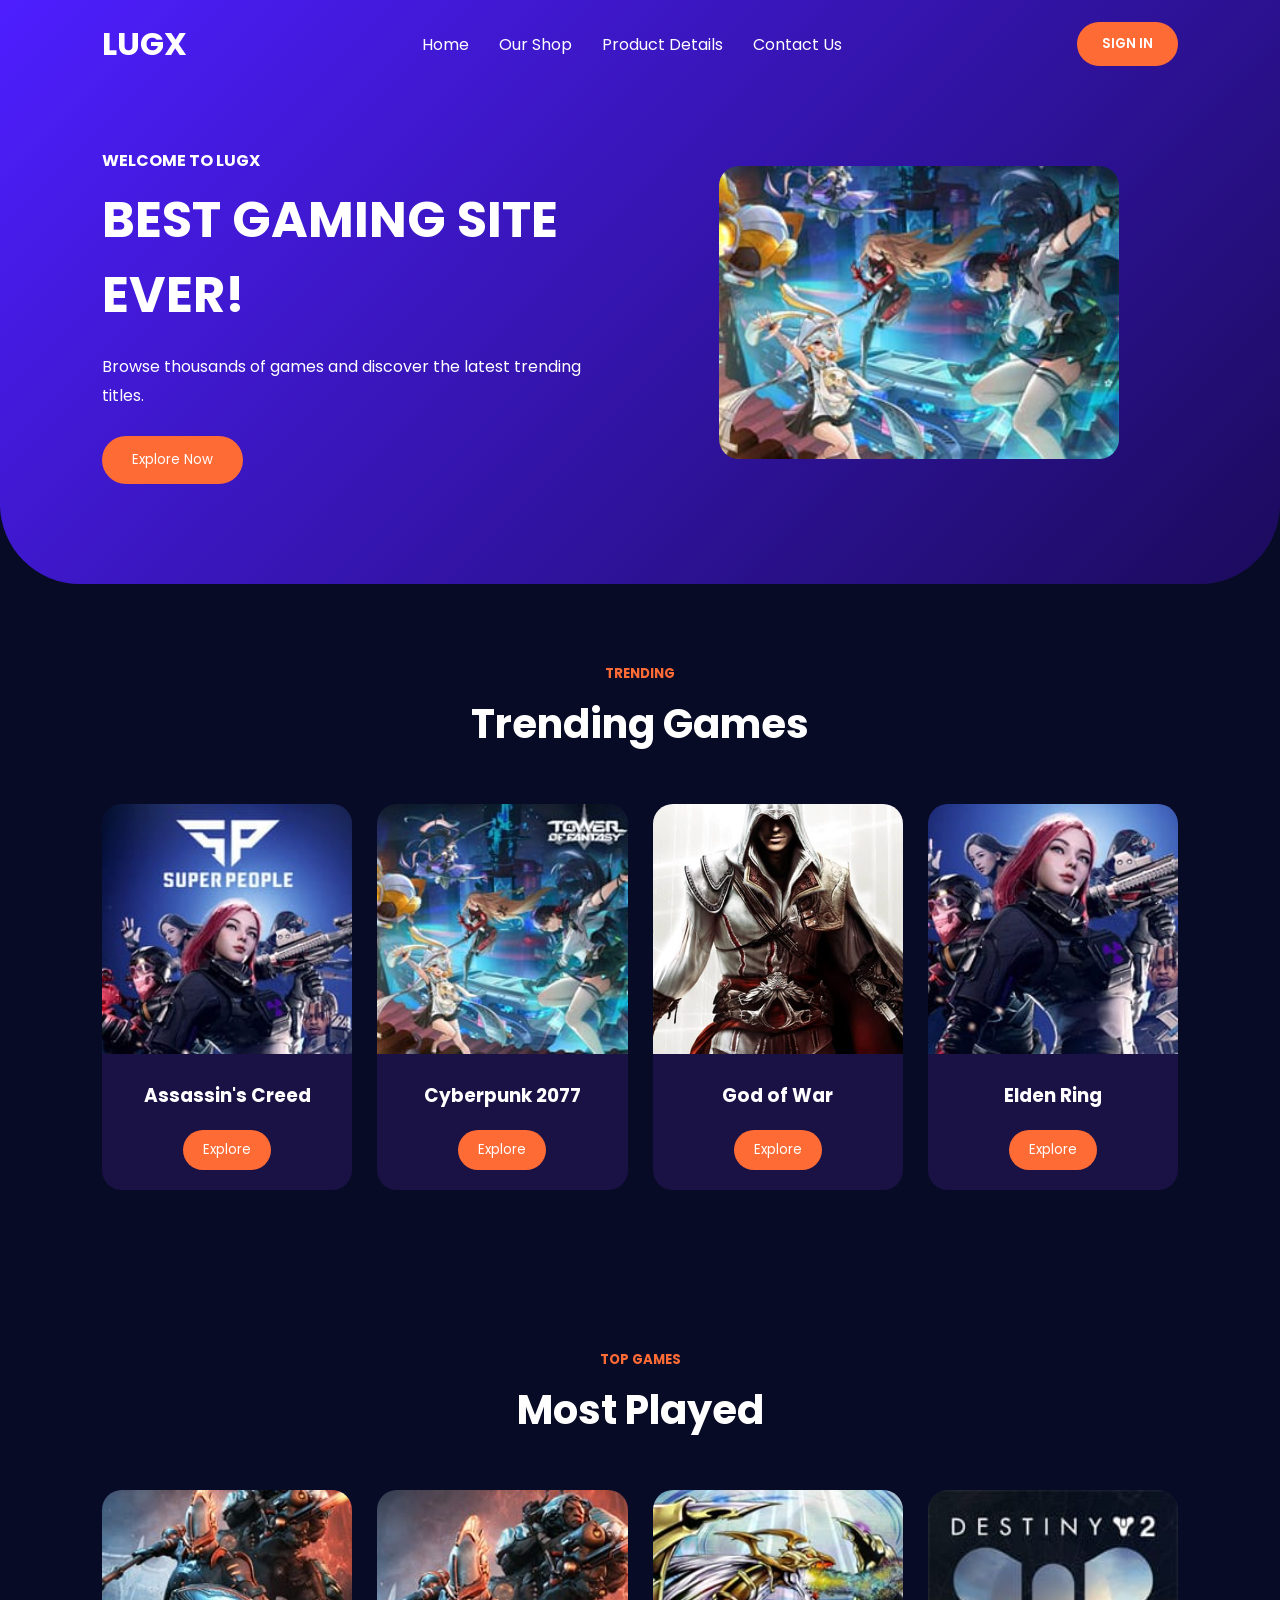
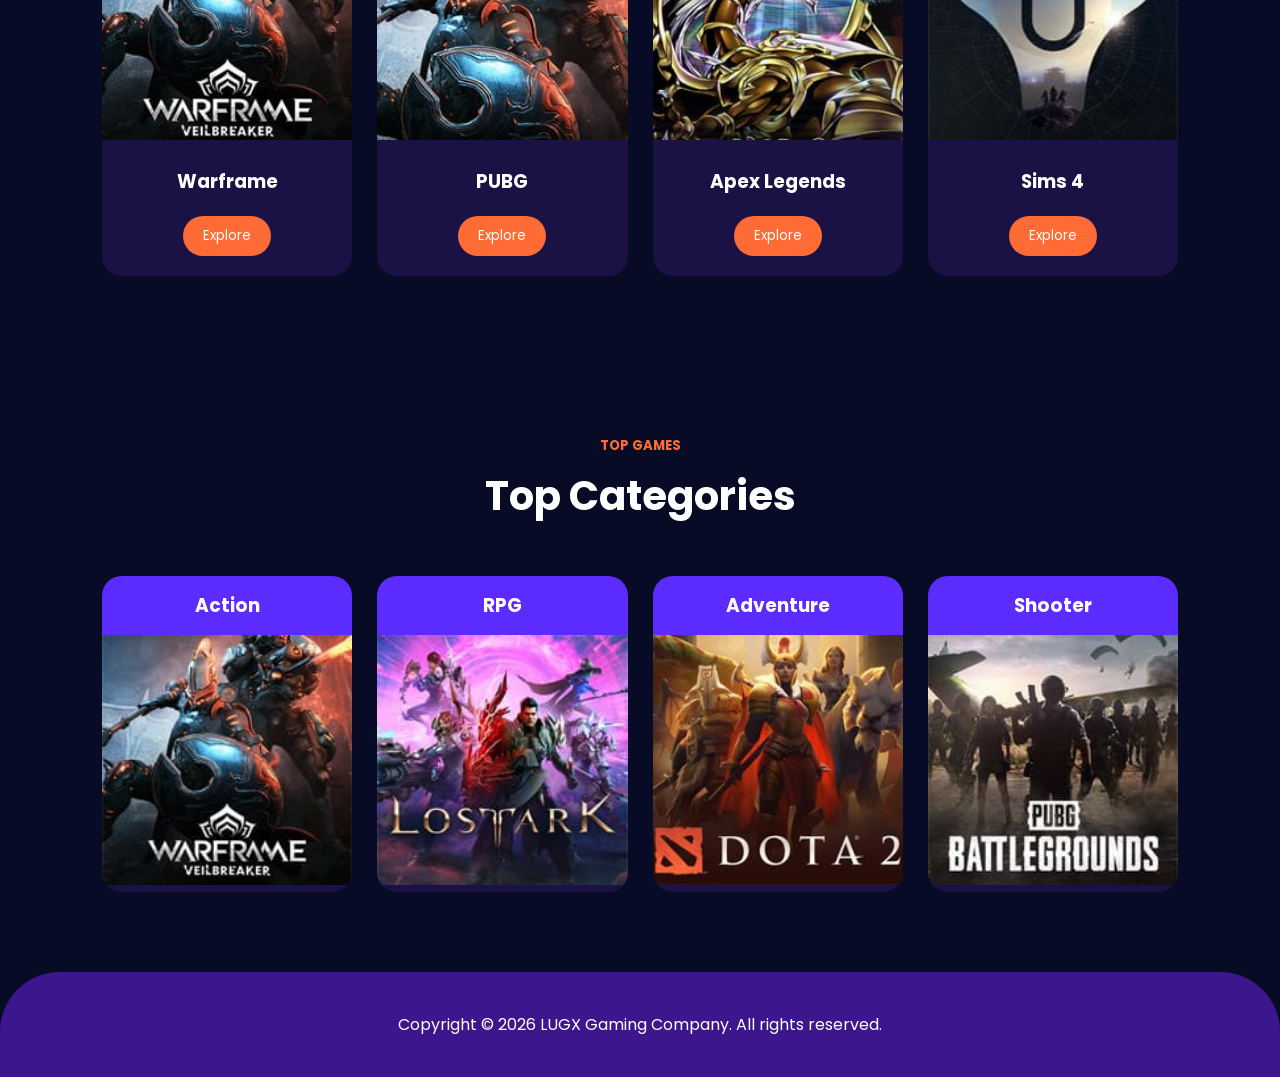
<file: index.html>
<!DOCTYPE html><html lang="en">
<head>
<meta charset="UTF-8">
<meta name="viewport" content="width=device-width, initial-scale=1.0">
<title>LUGX Gaming</title>
<link rel="stylesheet" href="css/style.css">
<link rel="preconnect" href="https://fonts.googleapis.com">
<link href="https://fonts.googleapis.com/css2?family=Poppins:wght@300;400;500;600;700&display=swap" rel="stylesheet">
</head>
<body>
    <header>
<nav class="navbar">
<div class="logo">
<h2>LUGX</h2>
</div>
<ul class="nav-links">
<li><a href="#">Home</a></li>
<li><a href="#">Our Shop</a></li>
<li><a href="#">Product Details</a></li>
<li><a href="contact.html">Contact Us</a></li>
</ul><button class="sign-btn">SIGN IN</button>

</nav>
<div class="hero">
<div class="hero-text">
<h4>WELCOME TO LUGX</h4>
<h1>BEST GAMING SITE EVER!</h1>
<p>
Browse thousands of games and discover the latest
trending titles.
</p>
<button>Explore Now</button>
</div><div class="hero-image">
<img src="images/banner-image.jpg" alt="">
</div>
</div>
</header><section class="trending">
<div class="section-title">
<h5>TRENDING</h5>
<h2>Trending Games</h2>
</div><div class="cards"><div class="card">
<img src="images/game1.jpg" alt="">
<h3>Assassin's Creed</h3>
<button>Explore</button>
</div><div class="card">
<img src="images/game2.jpg" alt="">
<h3>Cyberpunk 2077</h3>
<button>Explore</button>
</div><div class="card">
<img src="images/game3.jpg" alt="">
<h3>God of War</h3>
<button>Explore</button>
</div><div class="card">
<img src="images/game4.jpg" alt="">
<h3>Elden Ring</h3>
<button>Explore</button>
</div></div>
</section><section class="most-played"><div class="section-title">
<h5>TOP GAMES</h5>
<h2>Most Played</h2>
</div><div class="cards"><div class="card">
<img src="images/game5.jpg" alt="">
<h3>Warframe</h3>
<button>Explore</button>
</div><div class="card">
<img src="images/game6.jpg" alt="">
<h3>PUBG</h3>
<button>Explore</button>
</div><div class="card">
<img src="images/game7.jpg" alt="">
<h3>Apex Legends</h3>
<button>Explore</button>
</div><div class="card">
<img src="images/game8.jpg" alt="">
<h3>Sims 4</h3>
<button>Explore</button>
</div></div></section><section class="categories"><div class="section-title">
<h5>TOP GAMES</h5>
<h2>Top Categories</h2>
</div><div class="cards"><div class="card">
<h3>Action</h3>
<img src="images/cat1.jpg" alt="">
</div><div class="card">
<h3>RPG</h3>
<img src="images/cat2.jpg" alt="">
</div><div class="card">
<h3>Adventure</h3>
<img src="images/cat3.jpg" alt="">
</div><div class="card">
<h3>Shooter</h3>
<img src="images/cat4.jpg" alt="">
</div></div></section><footer>
<p>Copyright © 2026 LUGX Gaming Company. All rights reserved.</p>
</footer><script src="js/main.js"></script>
</body>
</html>
</file>
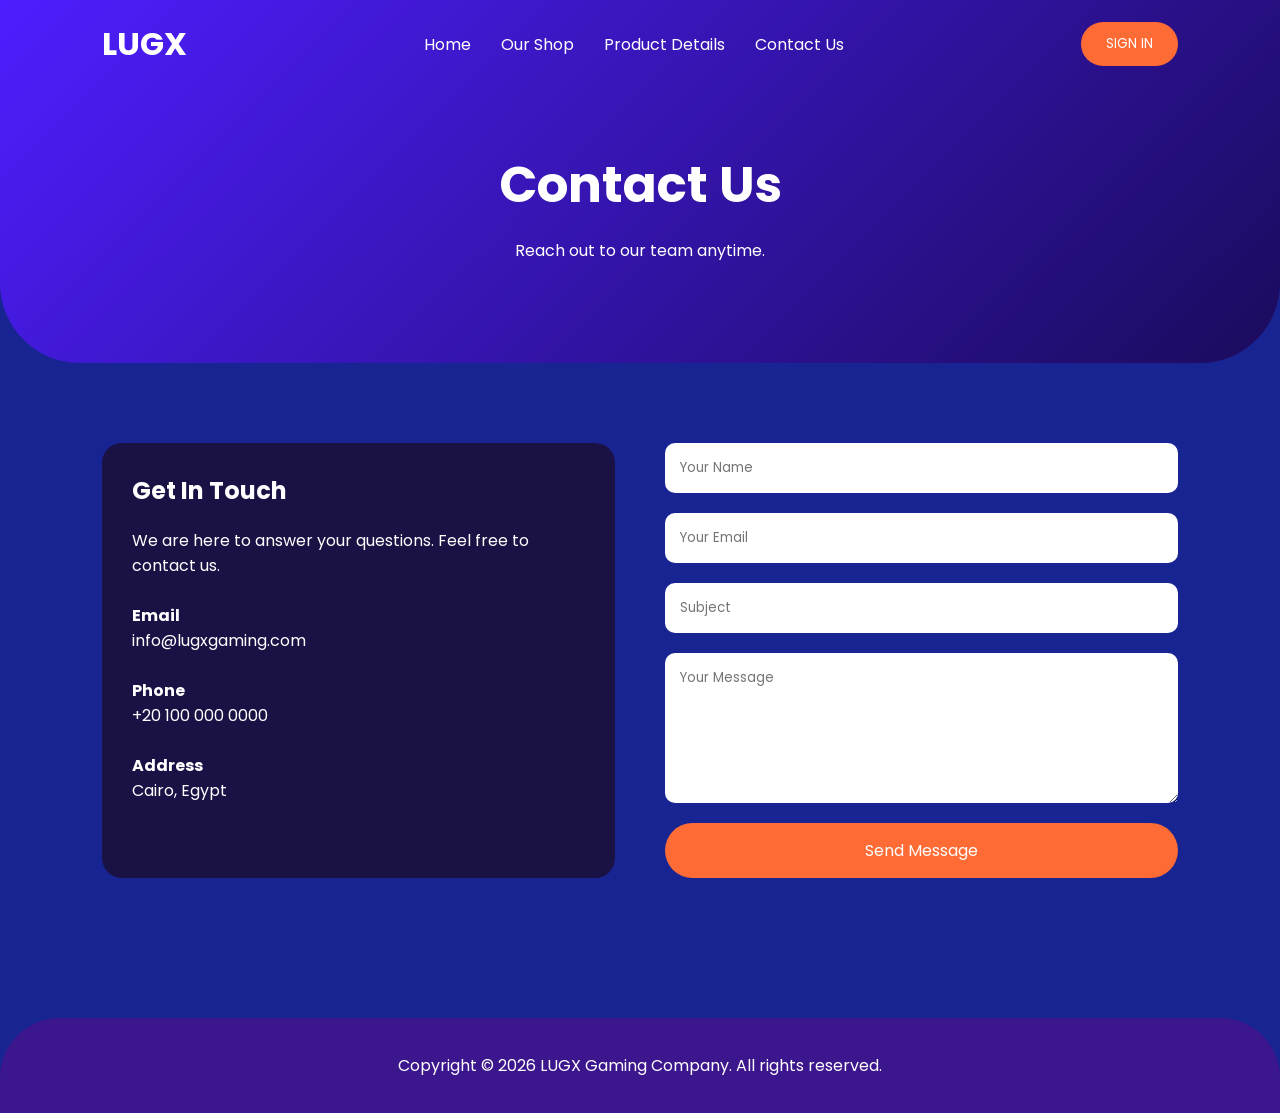
<file: contact.html>
<!DOCTYPE html>
<html lang="en">
<head>
<meta charset="UTF-8">
<meta name="viewport" content="width=device-width, initial-scale=1.0">
<title>Contact Us</title><link rel="stylesheet" href="css/contact.css"><link rel="preconnect" href="https://fonts.googleapis.com">
<link href="https://fonts.googleapis.com/css2?family=Poppins:wght@300;400;500;600;700&display=swap" rel="stylesheet">
</head>
<body><header><nav class="navbar"><div class="logo">
<h2>LUGX</h2>
</div><ul class="nav-links">
<li><a href="index.html">Home</a></li>
<li><a href="#">Our Shop</a></li>
<li><a href="#">Product Details</a></li>
<li><a href="contact.html">Contact Us</a></li>
</ul><button class="sign-btn">SIGN IN</button>

</nav>
<div class="contact-header">
<h1>Contact Us</h1>
<p>Reach out to our team anytime.</p>
</div></header>
<section class="contact-section"><div class="contact-info"><h2>Get In Touch</h2><p>
We are here to answer your questions.
Feel free to contact us.
</p><div class="info-box">
<h4>Email</h4>
<p>info@lugxgaming.com</p>
</div>
<div class="info-box">
<h4>Phone</h4>
<p>+20 100 000 0000</p>
</div><div class="info-box">
<h4>Address</h4>
<p>Cairo, Egypt</p>
</div></div><form class="contact-form"><input type="text" placeholder="Your Name" required><input type="email" placeholder="Your Email" required><input type="text" placeholder="Subject" required><textarea rows="6" placeholder="Your Message"></textarea><button type="submit">Send Message</button>

</form></section><footer>
<p>Copyright © 2026 LUGX Gaming Company. All rights reserved.</p>
</footer>
</body>
</html>
</file>
<file: css/style.css>
*{
margin:0;
padding:0;
box-sizing:border-box;
font-family:'Poppins',sans-serif;
}

body{
background:#080b26;
color:white;
}

a{
text-decoration:none;
color:white;
}

ul{
list-style:none;
}

header{
background:linear-gradient(135deg,#4e1eff,#1b0b5c);
padding:20px 8%;
border-bottom-left-radius:80px;
border-bottom-right-radius:80px;
}

.navbar{
display:flex;
justify-content:space-between;
align-items:center;
}

.logo h2{
font-size:32px;
font-weight:700;
}

.nav-links{
display:flex;
gap:30px;
}

.nav-links a{
transition:.3s;
}

.nav-links a:hover{
color:#ff6b35;
}

.sign-btn{
background:#ff6b35;
border:none;
padding:12px 25px;
border-radius:25px;
color:white;
cursor:pointer;
font-weight:600;
}

.hero{
display:flex;
justify-content:space-between;
align-items:center;
padding:80px 0;
gap:40px;
}

.hero-text{
flex:1;
}

.hero-text h4{
margin-bottom:10px;
}

.hero-text h1{
font-size:50px;
margin-bottom:20px;
}

.hero-text p{
line-height:1.8;
margin-bottom:25px;
}

.hero-text button{
background:#ff6b35;
border:none;
padding:14px 30px;
color:white;
border-radius:30px;
cursor:pointer;
}

.hero-image{
flex:1;
text-align:center;
}

.hero-image img{
width:100%;
max-width:400px;
border-radius:20px;
}

section{
padding:80px 8%;
}

.section-title{
text-align:center;
margin-bottom:50px;
}

.section-title h5{
color:#ff6b35;
margin-bottom:10px;
}

.section-title h2{
font-size:40px;
}

.cards{
display:grid;
grid-template-columns:repeat(auto-fit,minmax(220px,1fr));
gap:25px;
}

.card{
background:#1a1245;
border-radius:20px;
overflow:hidden;
text-align:center;
padding-bottom:20px;
transition:.3s;
}

.card:hover{
transform:translateY(-10px);
}

.card img{
width:100%;
height:250px;
object-fit:cover;
}

.card h3{
margin:20px 0;
}

.card button{
background:#ff6b35;
border:none;
padding:10px 20px;
border-radius:25px;
color:white;
cursor:pointer;
}

.categories .card{
padding:0;
}

.categories .card h3{
background:#5c2cff;
padding:15px;
margin:0;
}

footer{
background:#3c168d;
text-align:center;
padding:40px;
border-top-left-radius:60px;
border-top-right-radius:60px;
}

@media(max-width:768px){

.navbar{
flex-direction:column;
gap:20px;
}

.nav-links{
flex-wrap:wrap;
justify-content:center;
}

.hero{
flex-direction:column;
text-align:center;
}

.hero-text h1{
font-size:35px;
}

.section-title h2{
font-size:30px;
}

}
</file>
<file: css/contact.css>
*{
margin:0;
padding:0;
box-sizing:border-box;
font-family:'Poppins',sans-serif;
}

body{
background:#182492;
color:white;
}

header{
background:linear-gradient(135deg,#4e1eff,#1b0b5c);
padding:20px 8%;
border-bottom-left-radius:80px;
border-bottom-right-radius:80px;
}

.navbar{
display:flex;
justify-content:space-between;
align-items:center;
}

.logo h2{
font-size:32px;
}

.nav-links{
display:flex;
gap:30px;
list-style:none;
}

.nav-links a{
text-decoration:none;
color:white;
}

.sign-btn{
background:#ff6b35;
border:none;
padding:12px 25px;
border-radius:25px;
color:white;
cursor:pointer;
}

.contact-header{
text-align:center;
padding:80px 0;
}

.contact-header h1{
font-size:50px;
margin-bottom:15px;
}

.contact-section{
padding:80px 8%;
display:grid;
grid-template-columns:1fr 1fr;
gap:50px;
}

.contact-info{
background:#1a1245;
padding:30px;
border-radius:20px;
}

.contact-info h2{
margin-bottom:20px;
}

.info-box{
margin-top:25px;
}

.contact-form{
display:flex;
flex-direction:column;
gap:20px;
}

.contact-form input,
.contact-form textarea{
padding:15px;
border:none;
border-radius:10px;
outline:none;
}

.contact-form button{
background:#ff6b35;
color:white;
border:none;
padding:15px;
border-radius:30px;
cursor:pointer;
font-size:16px;
}

footer{
background:#3c168d;
text-align:center;
padding:35px;
margin-top:60px;
border-top-left-radius:60px;
border-top-right-radius:60px;
}

@media(max-width:768px){

.navbar{
flex-direction:column;
gap:20px;
}

.nav-links{
flex-wrap:wrap;
justify-content:center;
}

.contact-section{
grid-template-columns:1fr;
}

.contact-header h1{
font-size:35px;
}

}
</file>
